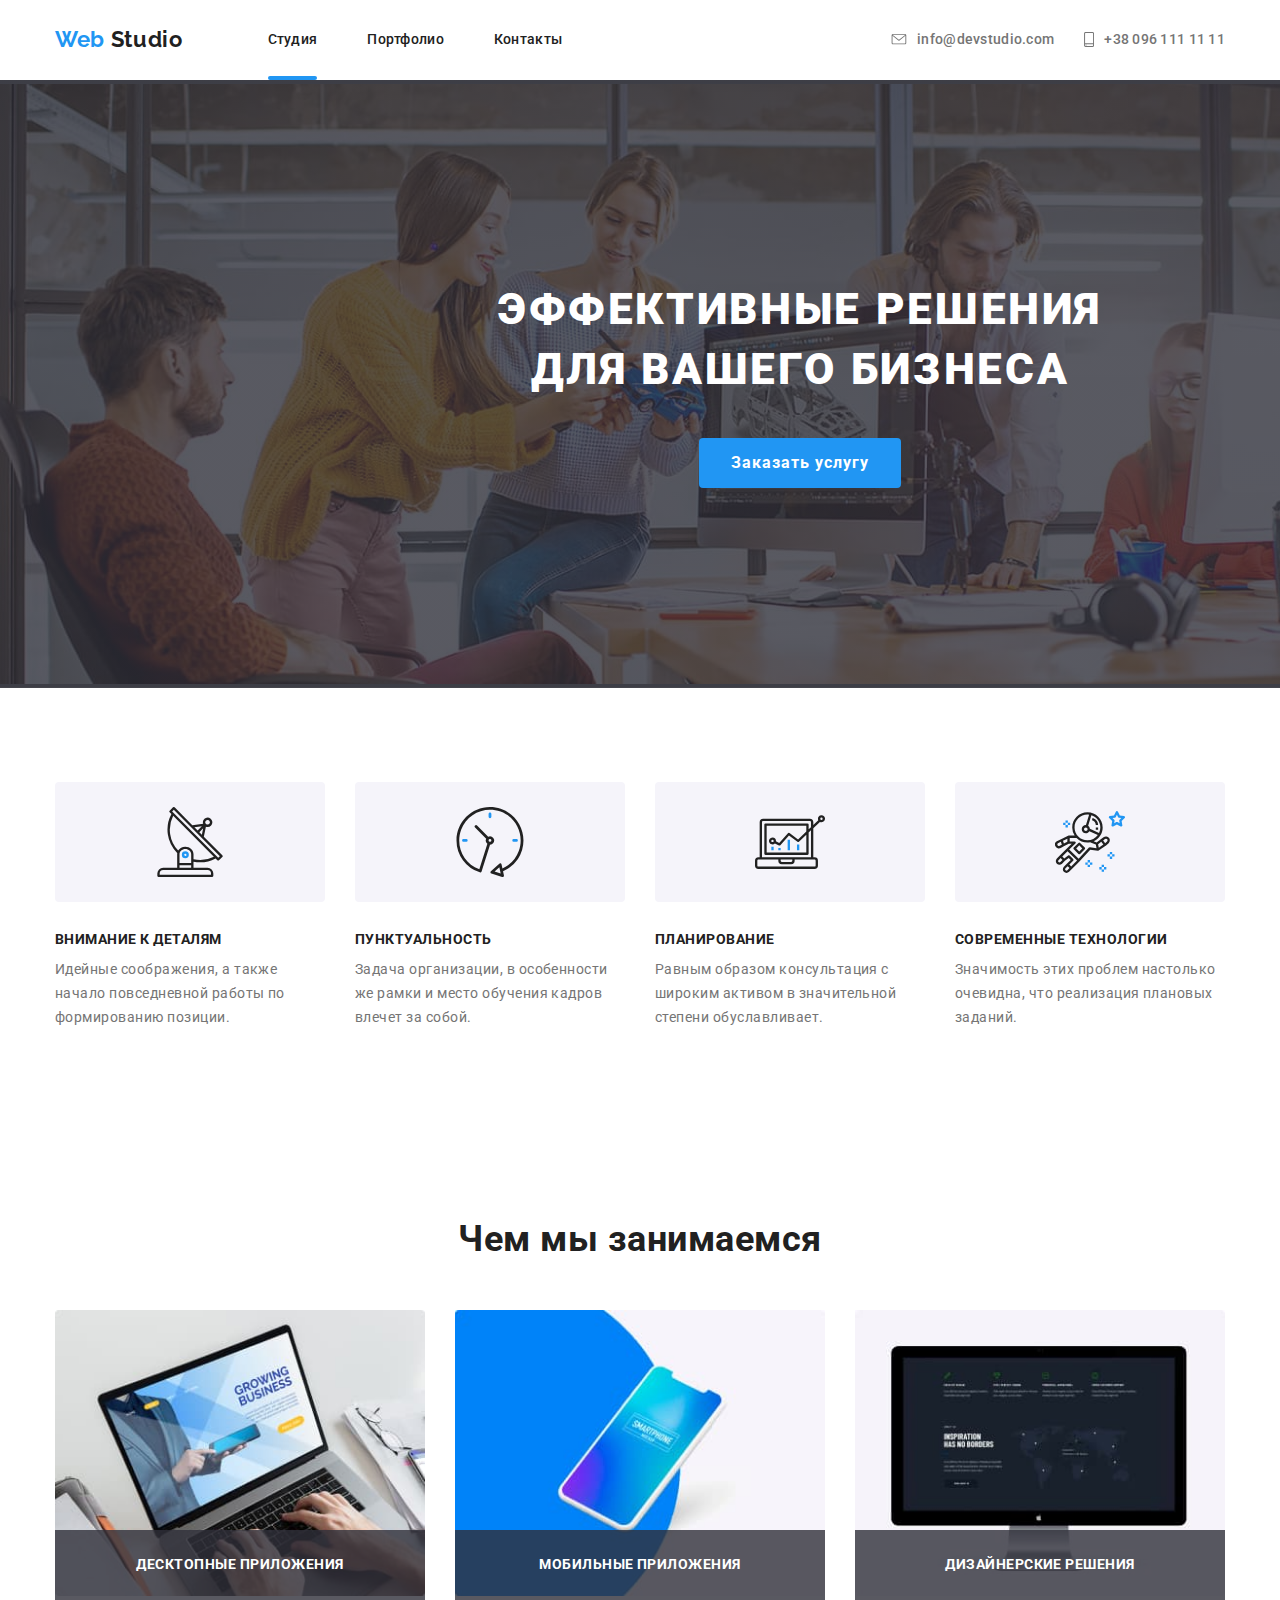
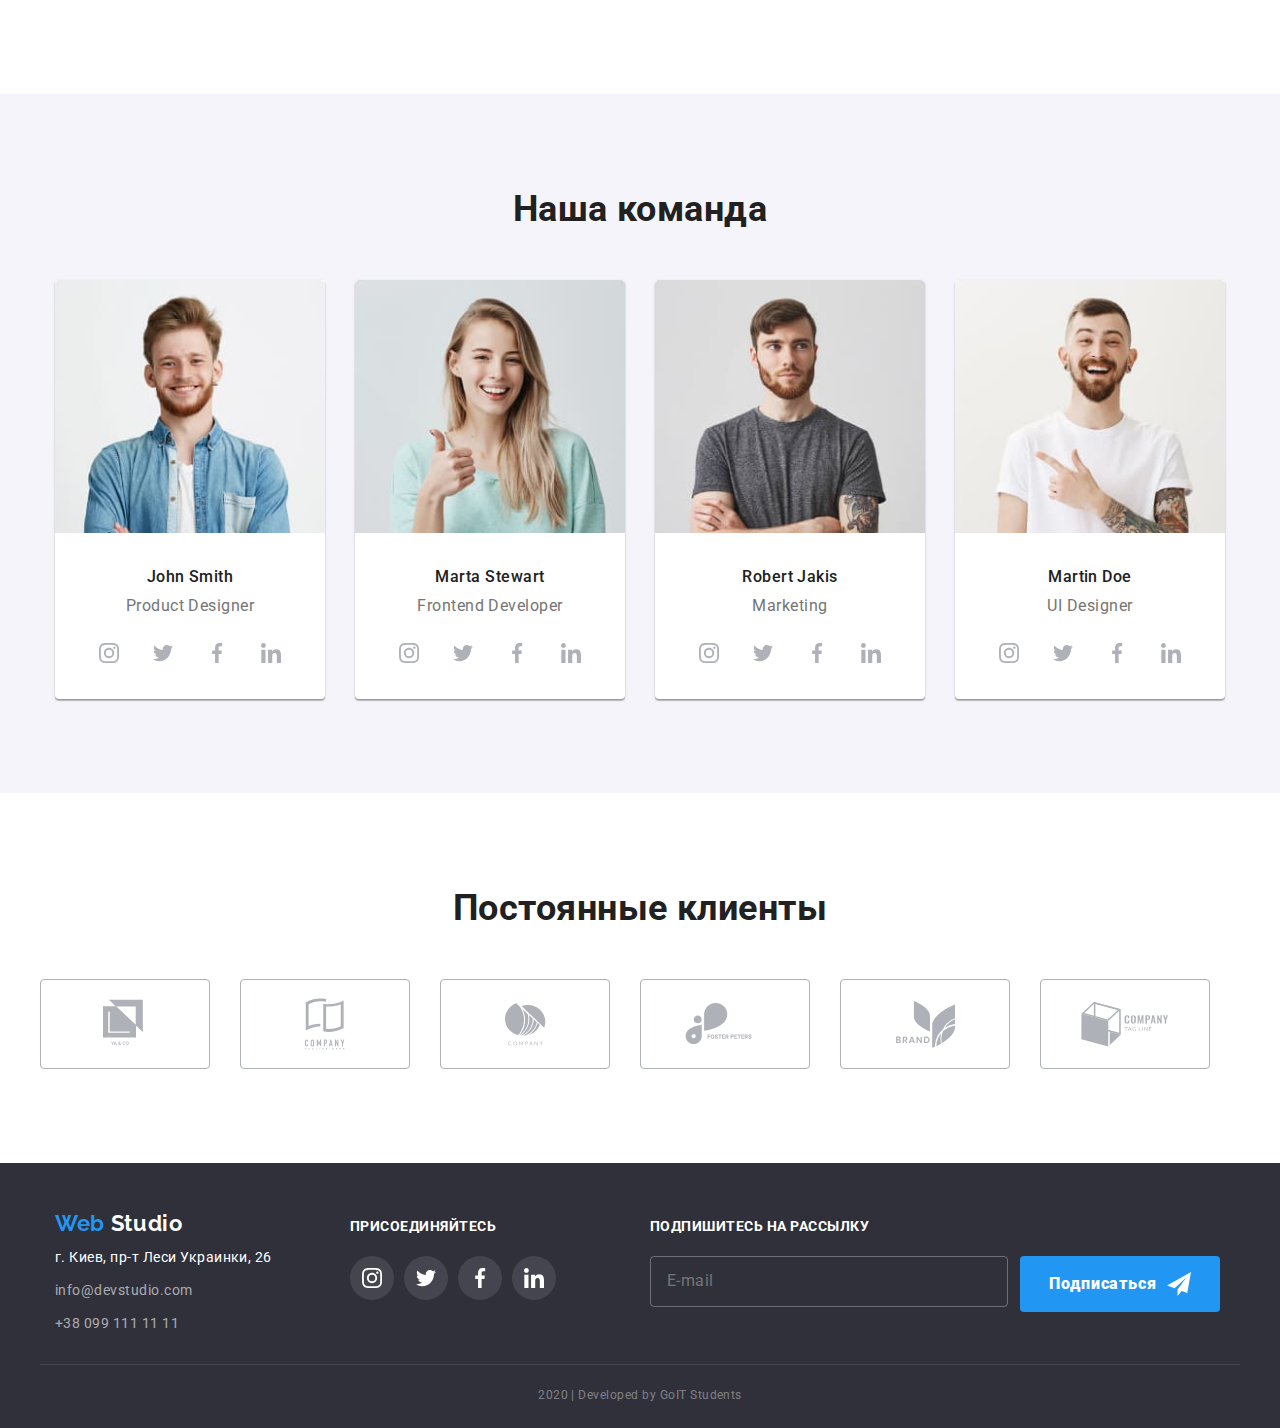
<file: index.html>
<!DOCTYPE html>
<html lang="ru">
  <head>
    <meta charset="UTF-8" />
    <meta name="viewport" content="width=device-width, initial-scale=1.0" />
    <title>Document</title>
    <link
      href="https://fonts.googleapis.com/css2?family=Raleway:wght@700&family=Roboto:wght@400;500;700;900&display=swap"
      rel="stylesheet"
    />
    <link
      rel="stylesheet"
      href="https://cdnjs.cloudflare.com/ajax/libs/modern-normalize/0.6.0/modern-normalize.min.css"
    />
    <link rel="stylesheet" href="./css/common.css" />
    <link rel="stylesheet" href="./css/master.css" />
  </head>

  <body>
    <!-- Шапка сайта -->
    <header class="header">
      <div class="container">
        <nav class="navigation">
          <a href="./index.html" class="logo"
            ><span class="accent">Web</span> Studio</a
          >

          <ul class="list">
            <li>
              <a href="./index.html" class="link current">Студия</a>
            </li>
            <li>
              <a href="./portfolio.html" class="link">Портфолио</a>
            </li>
            <li><a href="#" class="link">Контакты</a></li>
          </ul>
        </nav>

        <address class="adres">
          <a href="mailto:info@devstudio.com" class="link">
            <svg class="mail-icon">
              <use href="./images/svg-image/symbol-defs.svg#icon-letter"></use>
            </svg>
            info@devstudio.com
          </a>
          <a href="#" class="link">
            <svg class="telephone-icon">
              <use
                href="./images/svg-image/symbol-defs.svg#icon-smartphone"
              ></use>
            </svg>
            +38 096 111 11 11</a
          >
        </address>
      </div>
    </header>

    <!-- Секция Герой -->
    <section class="hero">
      <h1 class="title">эффективные решения<br />для вашего бизнеса</h1>
      <a class="button-link" data-modal-open>Заказать услугу</a>
    </section>

    <!-- Секция Преимуществ компании -->
    <section class="advantages">
      <!-- <h2>Преимуества нашей компании</h2> -->
      <ul class="container">
        <li>
          <div class="advantages-container">
            <svg class="advantfges-svg-icon">
              <use href="./images/svg-image/symbol-defs.svg#icon-antenna"></use>
            </svg>
          </div>
          <h3 class="title">внимание к деталям</h3>
          <p>
            Идейные соображения, а также начало повседневной работы по
            формированию позиции.
          </p>
        </li>
        <li>
          <div class="advantages-container">
            <svg class="advantfges-svg-icon">
              <use href="./images/svg-image/symbol-defs.svg#icon-clock"></use>
            </svg>
          </div>
          <h3 class="title">пунктуальность</h3>
          <p>
            Задача организации, в особенности же рамки и место обучения кадров
            влечет за собой.
          </p>
        </li>
        <li>
          <div class="advantages-container">
            <svg class="advantfges-svg-icon">
              <use href="./images/svg-image/symbol-defs.svg#icon-diagram"></use>
            </svg>
          </div>
          <h3 class="title">планирование</h3>
          <p>
            Равным образом консультация с широким активом в значительной степени
            обуславливает.
          </p>
        </li>
        <li>
          <div class="advantages-container">
            <svg class="advantfges-svg-icon">
              <use
                href="./images/svg-image/symbol-defs.svg#icon-astronaut"
              ></use>
            </svg>
          </div>
          <h3 class="title">современные технологии</h3>
          <p>
            Значимость этих проблем настолько очевидна, что реализация плановых
            заданий.
          </p>
        </li>
      </ul>
    </section>

    <!-- Секция Сфер Деятельности -->
    <section class="activity">
      <div class="container">
        <h2 class="grand-title">Чем мы занимаемся</h2>

        <ul>
          <li>
            <a href="#"
              ><img src="./images/desktopapp.jpg" alt="десктоп" width="370"
            /></a>
            <h3 class="title">десктопные приложения</h3>
          </li>
          <li>
            <a href="#"
              ><img src="./images/mobileapp.jpg" alt="телефон" width="370"
            /></a>
            <h3 class="title">мобильные приложения</h3>
          </li>
          <li>
            <a href="#"
              ><img src="./images/designer.jpg" alt="дизайн" width="370"
            /></a>
            <h3 class="title">дизайнерские решения</h3>
          </li>
        </ul>
      </div>
    </section>

    <!-- Секция Команды -->
    <section class="team">
      <div class="container">
        <h2 class="grand-title">Наша команда</h2>

        <ul class="team-list">
          <li>
            <img src="./images/johnsmit.jpg" alt="фото джон смит" width="270" />
            <h3 class="title">John Smith</h3>
            <p class="cpecialazed">Product Designer</p>

            <ul>
              <li class="social-list-item">
                <a href="#" aria-label="Ссылка на Instagram" class="link"
                  ><svg class="team-link-icon">
                    <use
                      href="./images/svg-image/symbol-defs.svg#icon-instagram"
                    ></use>
                  </svg>
                </a>
              </li>
              <li class="social-list-item">
                <a href="#" aria-label="Ссылка на Twitter" class="link"
                  ><svg class="team-link-icon">
                    <use
                      href="./images/svg-image/symbol-defs.svg#icon-twitter"
                    ></use></svg
                ></a>
              </li>
              <li class="social-list-item">
                <a href="#" aria-label="Ссылка на Facebook" class="link"
                  ><svg class="team-link-icon">
                    <use
                      href="./images/svg-image/symbol-defs.svg#icon-facebook"
                    ></use></svg
                ></a>
              </li>
              <li class="social-list-item">
                <a href="#" aria-label="Ссылка на LinkedIn" class="link"
                  ><svg class="team-link-icon">
                    <use
                      href="./images/svg-image/symbol-defs.svg#icon-linkedin"
                    ></use></svg
                ></a>
              </li>
            </ul>
          </li>
          <li>
            <img
              src="./images/martastewart.jpg"
              alt="фото марта стюарт"
              width="270"
            />
            <h3 class="title">Marta Stewart</h3>
            <p class="cpecialazed">Frontend Developer</p>

            <ul>
              <li class="social-list-item">
                <a href="#" aria-label="Ссылка на Instagram" class="link"
                  ><svg class="team-link-icon">
                    <use
                      href="./images/svg-image/symbol-defs.svg#icon-instagram"
                    ></use></svg
                ></a>
              </li>
              <li class="social-list-item">
                <a href="#" aria-label="Ссылка на Twitter" class="link"
                  ><svg class="team-link-icon">
                    <use
                      href="./images/svg-image/symbol-defs.svg#icon-twitter"
                    ></use></svg
                ></a>
              </li>
              <li class="social-list-item">
                <a href="#" aria-label="Ссылка на Facebook" class="link"
                  ><svg class="team-link-icon">
                    <use
                      href="./images/svg-image/symbol-defs.svg#icon-facebook"
                    ></use></svg
                ></a>
              </li>
              <li class="social-list-item">
                <a href="#" aria-label="Ссылка на LinkedIn" class="link"
                  ><svg class="team-link-icon">
                    <use
                      href="./images/svg-image/symbol-defs.svg#icon-linkedin"
                    ></use></svg
                ></a>
              </li>
            </ul>
          </li>
          <li>
            <img
              src="./images/robertjakis.jpg"
              alt="фото роберт джекис"
              width="270"
            />
            <h3 class="title">Robert Jakis</h3>
            <p class="cpecialazed">Marketing</p>

            <ul>
              <li class="social-list-item">
                <a href="#" aria-label="Ссылка на Instagram" class="link"
                  ><svg class="team-link-icon">
                    <use
                      href="./images/svg-image/symbol-defs.svg#icon-instagram"
                    ></use></svg
                ></a>
              </li>
              <li class="social-list-item">
                <a href="#" aria-label="Ссылка на Twitter" class="link"
                  ><svg class="team-link-icon">
                    <use
                      href="./images/svg-image/symbol-defs.svg#icon-twitter"
                    ></use></svg
                ></a>
              </li>
              <li class="social-list-item">
                <a href="#" aria-label="Ссылка на Facebook" class="link"
                  ><svg class="team-link-icon">
                    <use
                      href="./images/svg-image/symbol-defs.svg#icon-facebook"
                    ></use></svg
                ></a>
              </li>
              <li class="social-list-item">
                <a href="#" aria-label="Ссылка на LinkedIn" class="link"
                  ><svg class="team-link-icon">
                    <use
                      href="./images/svg-image/symbol-defs.svg#icon-linkedin"
                    ></use></svg
                ></a>
              </li>
            </ul>
          </li>
          <li>
            <img
              src="./images/martindoe.jpg"
              alt="фото мартин до"
              width="270"
            />
            <h3 class="title">Martin Doe</h3>
            <p class="cpecialazed">UI Designer</p>

            <ul>
              <li class="social-list-item">
                <a href="#" aria-label="Ссылка на Instagram" class="link"
                  ><svg class="team-link-icon">
                    <use
                      href="./images/svg-image/symbol-defs.svg#icon-instagram"
                    ></use></svg
                ></a>
              </li>
              <li class="social-list-item">
                <a href="#" aria-label="Ссылка на Twitter" class="link"
                  ><svg class="team-link-icon">
                    <use
                      href="./images/svg-image/symbol-defs.svg#icon-twitter"
                    ></use></svg
                ></a>
              </li>
              <li class="social-list-item">
                <a href="#" aria-label="Ссылка на Facebook" class="link"
                  ><svg class="team-link-icon">
                    <use
                      href="./images/svg-image/symbol-defs.svg#icon-facebook"
                    ></use></svg
                ></a>
              </li>
              <li class="social-list-item">
                <a href="#" aria-label="Ссылка на LinkedIn" class="link"
                  ><svg class="team-link-icon">
                    <use
                      href="./images/svg-image/symbol-defs.svg#icon-linkedin"
                    ></use></svg
                ></a>
              </li>
            </ul>
          </li>
        </ul>
      </div>
    </section>

    <!-- Секция Постоянных клиентов -->
    <section class="clients">
      <div class="container">
        <h2 class="title">Постоянные клиенты</h2>
        <ul>
          <li>
            <a href="#" class="link"
              ><svg class="company-icon first">
                <use
                  href="./images/svg-image/symbol-defs.svg#icon-ya-co"
                ></use></svg
            ></a>
          </li>
          <li>
            <a href="#" class="link"
              ><svg class="company-icon second">
                <use
                  href="./images/svg-image/symbol-defs.svg#icon-tagline"
                ></use></svg
            ></a>
          </li>
          <li>
            <a href="#" class="link"
              ><svg class="company-icon third">
                <use
                  href="./images/svg-image/symbol-defs.svg#icon-company"
                ></use></svg
            ></a>
          </li>
          <li>
            <a href="#" class="link"
              ><svg class="company-icon fourth">
                <use
                  href="./images/svg-image/symbol-defs.svg#icon-foster-peters"
                ></use></svg
            ></a>
          </li>
          <li>
            <a href="#" class="link"
              ><svg class="company-icon fifth">
                <use
                  href="./images/svg-image/symbol-defs.svg#icon-brand"
                ></use></svg
            ></a>
          </li>
          <li>
            <a href="#" class="link"
              ><svg class="company-icon sixth">
                <use
                  href="./images/svg-image/symbol-defs.svg#icon-last-company"
                ></use></svg
            ></a>
          </li>
        </ul>
      </div>
    </section>

    <!-- Секция Футер -->
    <footer class="footer">
      <div class="container">
        <div class="logo-adres">
          <a href="./index.html" class="logo"
            ><span class="accent">Web</span> Studio</a
          >
          <address class="adress-footer">
            <p class="city">г. Киев, пр-т Леси Украинки, 26</p>
            <a href="mailto:info@devstudio.com" class="link"
              >info@devstudio.com</a
            >
            <a href="#" class="link">+38 099 111 11 11</a>
          </address>
        </div>

        <ul class="list join">
          <li><b class="title">присоединяйтесь</b></li>
          <li>
            <ul class="list">
              <li class="social-list-item">
                <a href="#" aria-label="Ссылка на Instagram" class="link"
                  ><svg class="team-link-icon">
                    <use
                      href="./images/svg-image/symbol-defs.svg#icon-instagram"
                    ></use></svg
                ></a>
              </li>
              <li class="social-list-item">
                <a href="#" aria-label="Ссылка на Twitter" class="link"
                  ><svg class="team-link-icon">
                    <use
                      href="./images/svg-image/symbol-defs.svg#icon-twitter"
                    ></use></svg
                ></a>
              </li>
              <li class="social-list-item">
                <a href="#" aria-label="Ссылка на Facebook" class="link"
                  ><svg class="team-link-icon">
                    <use
                      href="./images/svg-image/symbol-defs.svg#icon-facebook"
                    ></use></svg
                ></a>
              </li>
              <li class="social-list-item">
                <a href="#" aria-label="Ссылка на LinkedIn" class="link"
                  ><svg class="team-link-icon">
                    <use
                      href="./images/svg-image/symbol-defs.svg#icon-linkedin"
                    ></use></svg
                ></a>
              </li>
            </ul>
          </li>
        </ul>

        <ul class="list form">
          <li><b class="title">подпишитесь на рассылку</b></li>
          <li>
            <form class="footer-form" action="">
              <textarea
                class="footer-form-textarea"
                name="mail"
                id="textarea"
                placeholder="E-mail"
              ></textarea>
            </form>
            <a href="#" class="link">
              Подписаться
              <svg class="airplane">
                <use
                  href="./images/svg-image/symbol-defs.svg#icon-airplane"
                ></use></svg
            ></a>
          </li>
        </ul>
      </div>
      <p class="developed-by">2020 | Developed by GoIT Students</p>
    </footer>

    <!-- Модалка -->
    <div class="modal is-hidden" data-modal>
      <form action="" class="feedback-form" autocomplete="off">
        <b class="title">Оставьте свои данные, мы вам перезвоним</b>

        <div class="form-field">
          <input
            class="form-input"
            type="text"
            name="name"
            id="name"
            placeholder=" "
          />
          <svg class="form-icon">
            <use href="./images/svg-image/symbol-defs.svg#icon-person"></use>
          </svg>
          <label class="form-label" for="name">Имя</label>
        </div>

        <div class="form-field">
          <input
            class="form-input"
            type="tel"
            name="tel"
            id="tel"
            placeholder=" "
          />
          <svg class="form-icon">
            <use href="./images/svg-image/symbol-defs.svg#icon-phone"></use>
          </svg>
          <label class="form-label" for="tel">Телефон</label>
        </div>

        <div class="form-field">
          <input
            class="form-input"
            type="email"
            name="email"
            id="email"
            placeholder=" "
          />
          <svg class="form-icon">
            <use href="./images/svg-image/symbol-defs.svg#icon-email"></use>
          </svg>
          <label class="form-label" for="mail"> Почта</label>
        </div>

        <div class="form-field">
          <textarea
            class="form-textarea"
            name="textarea"
            id="textarea"
            cols="30"
            rows="10"
            placeholder=" "
          ></textarea>
          <label class="form-label textarea" for="form-textarea"
            >Комментарий</label
          >
        </div>

        <div class="check-field">
          <label class="check-label">
            <input class="checkbox" type="checkbox" name="check" />
            <span class="check-icon"> </span>
            Соглашаюсь с рассылкой и принимаю
            <a class="policy-link" href="#"> Условия договора</a>
          </label>
        </div>

        <a class="button-link form">
          Отправить
        </a>

        <div class="button-close">
          <button class="box" data-modal-close>
            <svg class="image-close">
              <use href="./images/svg-image/symbol-defs.svg#icon-close"></use>
            </svg>
          </button>
        </div>
      </form>
    </div>

    <script src="./js/modal.js"></script>
  </body>
</html>
</file>
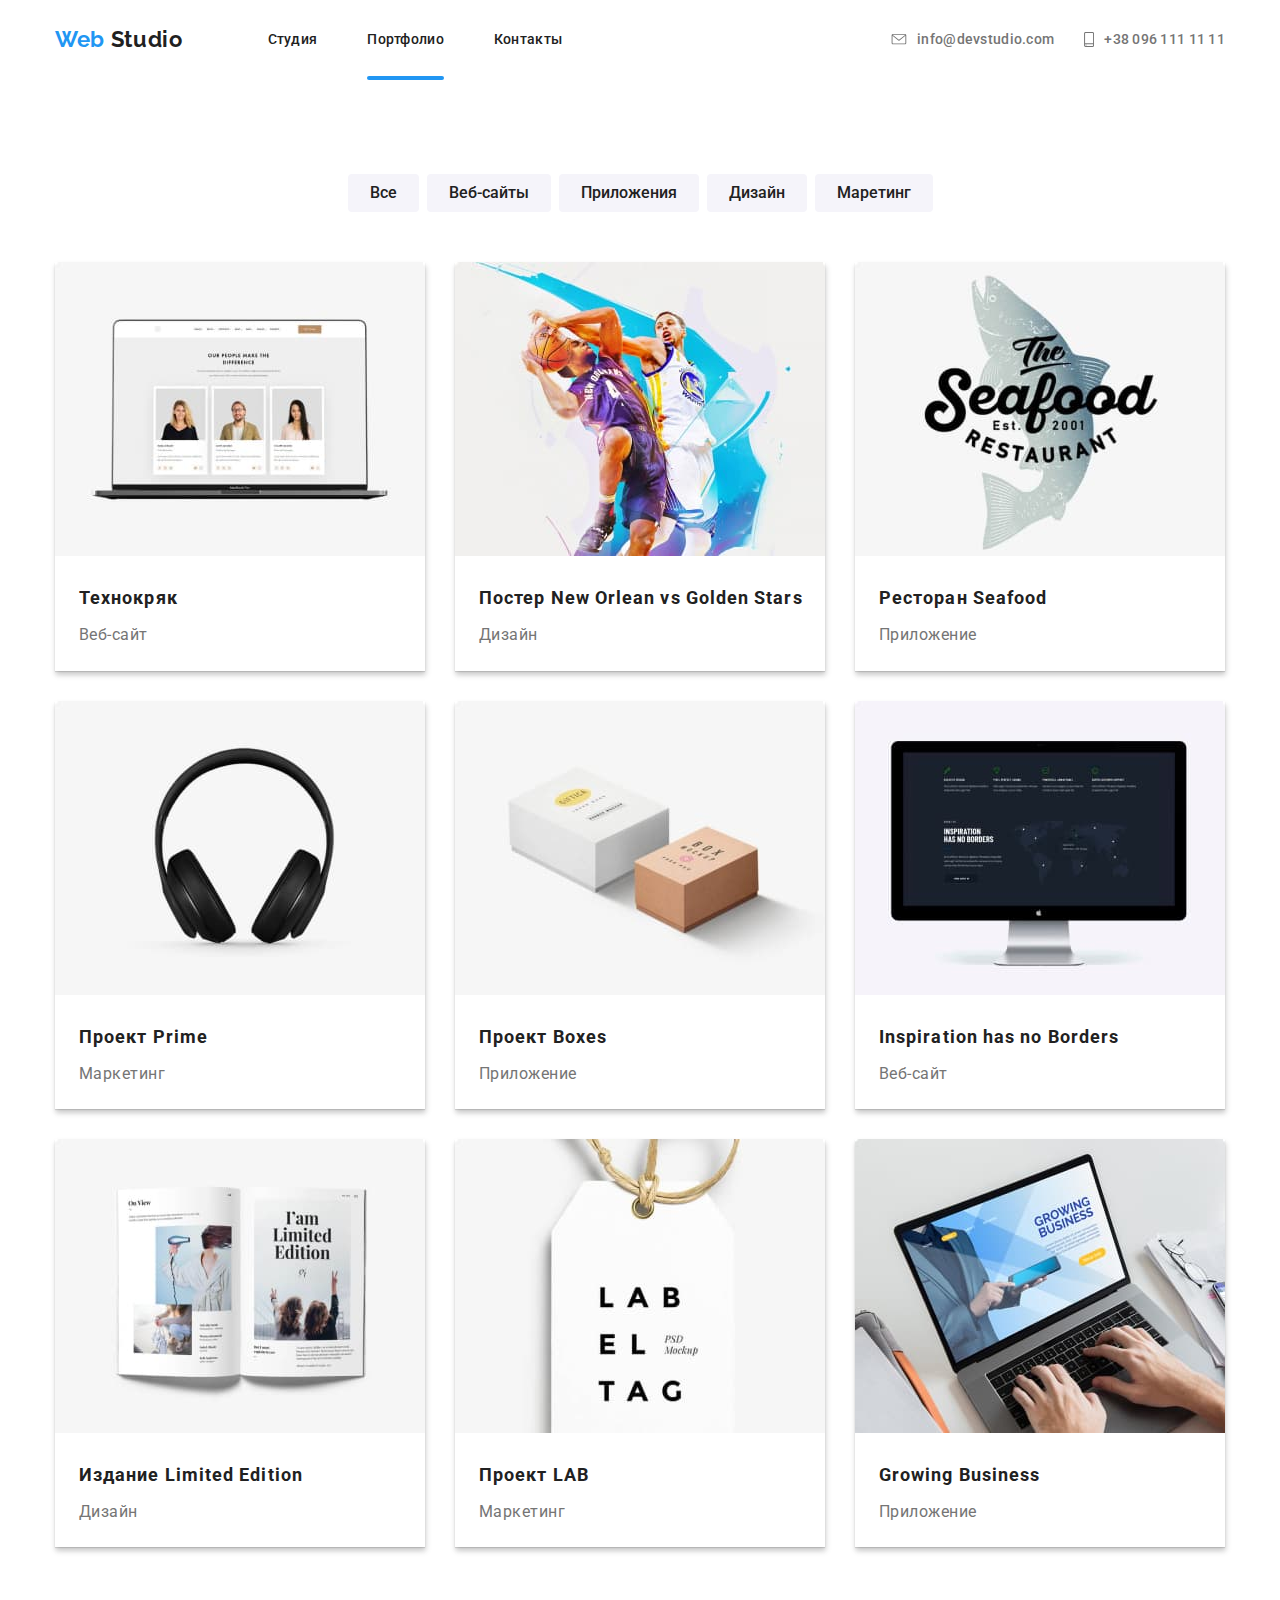
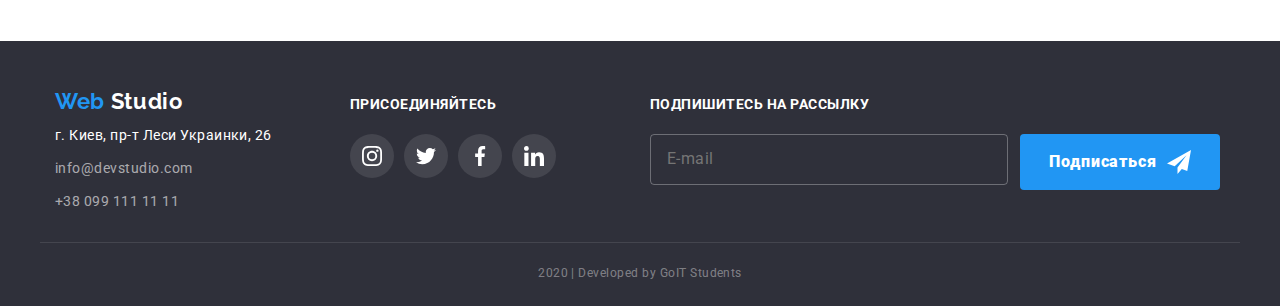
<file: portfolio.html>
<!DOCTYPE html>
<html lang="ru">
  <head>
    <meta charset="UTF-8" />
    <meta name="viewport" content="width=device-width, initial-scale=1.0" />
    <title>Document</title>
    <link
      href="https://fonts.googleapis.com/css2?family=Raleway:wght@700&family=Roboto:wght@400;500;700;900&display=swap"
      rel="stylesheet"
    />
    <link
      rel="stylesheet"
      href="https://cdnjs.cloudflare.com/ajax/libs/modern-normalize/0.6.0/modern-normalize.min.css"
    />
    <link rel="stylesheet" href="./css/common.css" />
    <link rel="stylesheet" href="./css/potfolio.css" />
  </head>

  <body>
    <!-- Шапка сайта -->
    <header class="header">
      <div class="container">
        <nav class="navigation">
          <a href="./index.html" class="logo"
            ><span class="accent">Web</span> Studio</a
          >

          <ul class="list">
            <li>
              <a href="./index.html" class="link">Студия</a>
            </li>
            <li>
              <a href="./portfolio.html" class="link current">Портфолио</a>
            </li>
            <li><a href="#" class="link">Контакты</a></li>
          </ul>
        </nav>

        <address class="adres">
          <a href="mailto:info@devstudio.com" class="link">
            <svg class="mail-icon">
              <use href="./images/svg-image/symbol-defs.svg#icon-letter"></use>
            </svg>
            info@devstudio.com
          </a>
          <a href="#" class="link">
            <svg class="telephone-icon">
              <use
                href="./images/svg-image/symbol-defs.svg#icon-smartphone"
              ></use>
            </svg>
            +38 096 111 11 11</a
          >
        </address>
      </div>
    </header>

    <!-- Секция проектов -->
    <section class="filter">
      <!-- <h1>Примеры наших работ</h1> -->
      <div class="container">
        <ul class="button-list">
          <li>
            <button class="button">Все</button>
          </li>
          <li>
            <button class="button">Веб-сайты</button>
          </li>
          <li>
            <button class="button">Приложения</button>
          </li>
          <li>
            <button class="button">Дизайн</button>
          </li>
          <li>
            <button class="button">Маретинг</button>
          </li>
        </ul>

        <ul class="projects">
          <li>
            <a href="#" class="link"
              ><div class="projects-block">
                <img src="./images/potfolio/firstpicture.jpg" alt="Веб-сайт" />
                <p class="text">
                  Технокряк это современная площадка распространения
                  коронавируса. Компании используют эту платформу для цифрового
                  шпионажа и атак на защищённые сервера конкурентов.
                </p>
              </div>

              <h2 class="title">Технокряк</h2>
              <p class="discription">Веб-сайт</p>
            </a>
          </li>
          <li>
            <a href="#" class="link">
              <div class="projects-block">
                <img src="./images/potfolio/basket.jpg" alt="Баскетболист" />
                <p class="text">
                  Технокряк это современная площадка распространения
                  коронавируса. Компании используют эту платформу для цифрового
                  шпионажа и атак на защищённые сервера конкурентов.
                </p>
              </div>
              <h2 class="title">Постер New Orlean vs Golden Stars</h2>
              <p class="discription">Дизайн</p>
            </a>
          </li>
          <li>
            <a href="#" class="link">
              <div class="projects-block">
                <img src="./images/potfolio/seafood.jpg" alt="Море" />
                <p class="text">
                  Технокряк это современная площадка распространения
                  коронавируса. Компании используют эту платформу для цифрового
                  шпионажа и атак на защищённые сервера конкурентов.
                </p>
              </div>
              <h2 class="title">Ресторан Seafood</h2>
              <p class="discription">Приложение</p>
            </a>
          </li>
          <li>
            <a href="#" class="link">
              <div class="projects-block">
                <img src="./images/potfolio/headphones.jpg" alt="Наушники" />
                <p class="text">
                  Технокряк это современная площадка распространения
                  коронавируса. Компании используют эту платформу для цифрового
                  шпионажа и атак на защищённые сервера конкурентов.
                </p>
              </div>
              <h2 class="title">Проект Prime</h2>
              <p class="discription">Маркетинг</p>
            </a>
          </li>
          <li>
            <a href="#" class="link">
              <div class="projects-block">
                <img src="./images/potfolio/boxes.jpg" alt="Коробки" />
                <p class="text">
                  Технокряк это современная площадка распространения
                  коронавируса. Компании используют эту платформу для цифрового
                  шпионажа и атак на защищённые сервера конкурентов.
                </p>
              </div>
              <h2 class="title">Проект Boxes</h2>
              <p class="discription">Приложение</p>
            </a>
          </li>
          <li>
            <a href="#" class="link">
              <div class="projects-block">
                <img src="./images/potfolio/display.jpg" alt="Дисплэй" />
                <p class="text">
                  Технокряк это современная площадка распространения
                  коронавируса. Компании используют эту платформу для цифрового
                  шпионажа и атак на защищённые сервера конкурентов.
                </p>
              </div>
              <h2 class="title">Inspiration has no Borders</h2>
              <p class="discription">Веб-сайт</p>
            </a>
          </li>
          <li>
            <a href="#" class="link">
              <div class="projects-block">
                <img src="./images/potfolio/magaxine.jpg" alt="Журнал" />
                <p class="text">
                  Технокряк это современная площадка распространения
                  коронавируса. Компании используют эту платформу для цифрового
                  шпионажа и атак на защищённые сервера конкурентов.
                </p>
              </div>
              <h2 class="title">Издание Limited Edition</h2>
              <p class="discription">Дизайн</p>
            </a>
          </li>
          <li>
            <a href="#" class="link">
              <div class="projects-block">
                <img src="./images/potfolio/lab.jpg" alt="Проект ЛАБ" />
                <p class="text">
                  Технокряк это современная площадка распространения
                  коронавируса. Компании используют эту платформу для цифрового
                  шпионажа и атак на защищённые сервера конкурентов.
                </p>
              </div>

              <h2 class="title">Проект LAB</h2>
              <p class="discription">Маркетинг</p>
            </a>
          </li>
          <li>
            <a href="#" class="link">
              <div class="projects-block">
                <img src="./images/potfolio/desktop.jpg" alt="Дэсктоп" />
                <p class="text">
                  Технокряк это современная площадка распространения
                  коронавируса. Компании используют эту платформу для цифрового
                  шпионажа и атак на защищённые сервера конкурентов.
                </p>
              </div>
              <h2 class="title">Growing Business</h2>
              <p class="discription">Приложение</p>
            </a>
          </li>
        </ul>
      </div>
    </section>

    <!-- Секция Футер -->
    <footer class="footer">
      <div class="container">
        <div class="logo-adres">
          <a href="./index.html" class="logo"
            ><span class="accent">Web</span> Studio</a
          >
          <address class="adress-footer">
            <p class="city">г. Киев, пр-т Леси Украинки, 26</p>
            <a href="mailto:info@devstudio.com" class="link"
              >info@devstudio.com</a
            >
            <a href="#" class="link">+38 099 111 11 11</a>
          </address>
        </div>

        <ul class="list join">
          <li><b class="title">присоединяйтесь</b></li>
          <li>
            <ul class="list">
              <li class="social-list-item">
                <a href="#" aria-label="Ссылка на Instagram" class="link"
                  ><svg class="team-link-icon">
                    <use
                      href="./images/svg-image/symbol-defs.svg#icon-instagram"
                    ></use></svg
                ></a>
              </li>
              <li class="social-list-item">
                <a href="#" aria-label="Ссылка на Twitter" class="link"
                  ><svg class="team-link-icon">
                    <use
                      href="./images/svg-image/symbol-defs.svg#icon-twitter"
                    ></use></svg
                ></a>
              </li>
              <li class="social-list-item">
                <a href="#" aria-label="Ссылка на Facebook" class="link"
                  ><svg class="team-link-icon">
                    <use
                      href="./images/svg-image/symbol-defs.svg#icon-facebook"
                    ></use></svg
                ></a>
              </li>
              <li class="social-list-item">
                <a href="#" aria-label="Ссылка на LinkedIn" class="link"
                  ><svg class="team-link-icon">
                    <use
                      href="./images/svg-image/symbol-defs.svg#icon-linkedin"
                    ></use></svg
                ></a>
              </li>
            </ul>
          </li>
        </ul>

        <ul class="list form">
          <li><b class="title">подпишитесь на рассылку</b></li>
          <li>
            <form class="footer-form" action="">
              <textarea
                class="footer-form-textarea"
                name="mail"
                id="textarea"
                placeholder="E-mail"
              ></textarea>
            </form>
            <a href="#" class="link">
              Подписаться
              <svg class="airplane">
                <use
                  href="./images/svg-image/symbol-defs.svg#icon-airplane"
                ></use></svg
            ></a>
          </li>
        </ul>
      </div>
      <p class="developed-by">2020 | Developed by GoIT Students</p>
    </footer>
  </body>
</html>
</file>
<file: css/common.css>
/* цвет основного текста #757575 */
/* вторичный цвет текста  #212121;
 */
/* основной фон  #FFFFFF  */
/* акцент #2196F3 */
/* вторичный цвет фона #F5F4FA; */

:root {
  --primary-text-color: #757575;
  --title-text-color: #212121;
  --accent-color: #2196f3;
  --primary-white-color: #ffffff;
}

body {
  background-color: var(--primary-white-color);
  color: var(--primary-text-color);

  font-family: 'Roboto', sans-serif;
  font-weight: 400;
  letter-spacing: 0.03em;
}

/* Стили общих элементов */

.container {
  text-align: center;
  margin-left: auto;
  margin-right: auto;
  width: 1200px;
  padding-left: 15px;
  padding-right: 15px;
  /* outline: 2px solid tomato; */
}

ul {
  list-style: none;
}

a {
  text-decoration: none;
  font-style: normal;
}

address {
  font-style: normal;
  display: flex;
}

ul,
p,
h1,
h2,
h3,
h4,
h5,
h6 {
  padding: 0px;
  margin: 0px;
}

.logo {
  color: var(--title-text-color);

  font-family: 'Raleway', sans-serif;
  font-weight: 700;
  font-size: 22px;
  line-height: 1.18;
  letter-spacing: 0.03em;
}

.list {
  margin: 0;
  padding: 0;
}

.logo:focus,
.logo:hover {
  color: var(--accent-color);
}

.accent {
  color: var(--accent-color);
}

/* Хедер */

.header .container {
  display: flex;
  align-items: center;
}

.navigation,
.navigation .list {
  display: flex;
  align-items: center;
}

.navigation .list {
  margin-left: 85px;
  /* padding: 32px 0px; */
}

.navigation li + li {
  margin-left: 50px;
}

.header .navigation {
  color: var(--title-text-color);

  font-weight: 500;
  font-size: 14px;
  line-height: 1.14;
  letter-spacing: 0.02em;
}

.navigation .link:hover,
.navigation .link:focus {
  color: var(--accent-color);
}

.navigation .link {
  padding: 32px 0px;
  color: inherit;

  height: 80px;
}

.navigation li {
  display: flex;

  height: 100%;
}

/* Выделение активной страницы */

.current {
  position: relative;
}

.current::after {
  content: '';

  position: absolute;
  left: 0;
  bottom: 0;

  display: block;
  width: 100%;
  height: 4px;
  background-color: var(--accent-color);

  border-radius: 2px;
}

.adres {
  margin-left: auto;
}

.adres a {
  display: flex;
}

.adres .link + .link {
  margin-left: 30px;
}

.adres .link {
  align-items: center;

  color: inherit;

  font-weight: 500;
  font-size: 14px;
  line-height: 1.14;
  letter-spacing: 0.02em;

  transition: color 250ms cubic-bezier(0.4, 0, 0.2, 1);
}

.adres .link:hover,
.adres .link:focus {
  color: var(--accent-color);
}

.mail-icon {
  margin-right: 10px;
  width: 16px;
  height: 11px;
  fill: currentColor;
}

.telephone-icon {
  margin-right: 10px;
  width: 10px;
  height: 15px;
  fill: currentColor;
}

.adres p {
  font-weight: 500;
  font-size: 14px;
  line-height: 1.14;
  letter-spacing: 0.02em;
}

/* Секция Футер */

.footer {
  padding-top: 48px;
  background-color: #2f303a;
}

.footer .container {
  display: flex;
  margin-bottom: 18px;
  padding-bottom: 28px;
  border-bottom: 1px solid rgba(255, 255, 255, 0.1);
}

.logo-adres {
  text-align: left;
  margin-right: 64px;
}

.adress-footer > * {
  margin-top: 9px;
}

.adress-footer {
  flex-direction: column;
  min-width: 231px;
}

.footer .logo {
  color: #ffffff;
}

.city {
  color: #ffffff;

  font-size: 14px;
  line-height: 1.71;
  /* margin: 0; */
}

.adress-footer .link {
  color: rgba(255, 255, 255, 0.6);

  font-size: 14px;
  line-height: 1.71;
}

.footer .title {
  color: #ffffff;

  font-weight: 700;
  font-size: 14px;
  line-height: 1.14;
  text-transform: uppercase;
}

.join {
  /* display: flex; */
  /* flex-direction: column; */
  margin-top: 8px;
  margin-right: 94px;
}

.join > li {
  display: flex;
}

.join .list {
  display: flex;
  margin-top: 21px;
}

.join .link {
  display: flex;
  justify-content: center;
  align-items: center;
  width: 44px;
  height: 44px;

  background-color: rgba(255, 255, 255, 0.1);

  border-radius: 50%;

  transition: background-color 250ms cubic-bezier(0.4, 0, 0.2, 1);
}

.join .link:hover,
.join .link:focus {
  background-color: var(--accent-color);
}

.join .team-link-icon {
  width: 20px;
  height: 20px;

  fill: #ffffff;
}

.social-list-item {
  display: flex;
}

.social-list-item + .social-list-item {
  margin-left: 10px;
}

.form > li {
  display: flex;
}

.form .title {
  margin-bottom: 21px;
}

.footer-form-textarea {
  width: 358px;
  height: 51px;
  padding: 14px 16px;

  border: 1px solid rgba(255, 255, 255, 0.3);
  border-radius: 4px;

  color: rgba(255, 255, 255, 0.6);
  background-color: inherit;
  outline: none;

  font-size: 16px;
  line-height: 1.25;
  letter-spacing: 0.03em;
  resize: none;
}

.form .link {
  display: flex;
  align-items: center;
  justify-content: center;
  margin-left: 12px;

  border-radius: 4px;
  min-width: 200px;

  color: #ffffff;
  background-color: var(--accent-color);

  font-weight: 900;
  font-size: 16px;
  line-height: 1.88;
  letter-spacing: 0.06em;
}

.form .link:focus {
  background-color: var(--accent-color);
}

.form {
  flex-direction: column;
  margin-top: 8px;
}

.form .airplane {
  width: 24px;
  height: 24px;
  margin-left: 10px;

  fill: #ffffff;
}

.developed-by {
  padding-bottom: 21px;
  margin-left: auto;
  margin-right: auto;
  text-align: center;

  color: rgba(255, 255, 255, 0.4);
  font-size: 12px;
  line-height: 2;
}
</file>
<file: css/master.css>
/* Герой */

.hero {
  width: 1600px;
  margin-left: auto;
  margin-right: auto;
  text-align: center;
  padding-top: 200px;
  padding-bottom: 200px;

  color: var(--primary-white-color);
  background-image: linear-gradient(
      rgba(47, 48, 58, 0.8),
      rgba(47, 48, 58, 0.8)
    ),
    url(../images/heroimage.jpg);
  background-repeat: no-repeat;
  background-position: center;
  background-size: contain;
  background-color: var(--primary-text-color);
}

.hero .title {
  margin: 0;

  text-transform: uppercase;
  font-weight: 900;
  font-size: 44px;
  line-height: 1.36;
  /* text-align: center; */
  letter-spacing: 0.06em;
  /* text-transform: uppercase; */
}

.button-link {
  display: inline-block;
  border-radius: 4px;
  min-width: 200px;
  padding: 10px 32px;
  margin-top: 38px;

  color: inherit;
  background-color: var(--accent-color);

  font-weight: 700;
  font-size: 16px;
  line-height: 1.88;
  align-items: center;
  text-align: center;
  letter-spacing: 0.06em;
}

.button-link {
  border-color: var(--accent-color);
}

.advantages .container {
  display: flex;
  text-align: left;
  padding-top: 94px;
  padding-bottom: 94px;
}

.advantages li + li {
  margin-left: 30px;
}

.advantages li {
  width: 270px;
}

.advantages-container {
  display: flex;
  justify-content: center;
  align-items: center;
  width: 270px;
  height: 120px;

  background: #f5f4fa;

  border-radius: 4px;
}

.advantfges-svg-icon {
  width: 70px;
  height: 70px;
}

.advantages .title {
  margin-top: 30px;

  text-transform: uppercase;
  font-size: 14px;
  line-height: 1.14;
  color: var(--title-text-color);
}

.advantages p {
  margin-top: 10px;

  font-size: 14px;
  line-height: 1.71;
}

/* Cекция Сфер Деятельности */

.activity .grand-title,
.activity .title {
  color: var(--title-text-color);
}

.activity .container {
  padding-top: 94px;
  padding-bottom: 94px;
}

.activity li {
  display: flex;

  position: relative;
}

.activity .grand-title {
  display: inline-block;
  /* margin-top: 94px; */
  margin-bottom: 50px;

  font-size: 36px;
  line-height: 1.17;
}

.activity ul {
  display: flex;
}

.activity li + li {
  margin-left: 30px;
}

.activity .title {
  display: flex;
  width: 100%;
  height: 70px;
  justify-content: center;
  align-items: center;

  position: absolute;
  bottom: 0;

  color: var(--primary-white-color);
  background-color: rgba(47, 48, 58, 0.8);

  font-size: 14px;
  line-height: 1.14;
  text-transform: uppercase;
}

/* Секция Команды */

.team {
  background-color: #f5f4fa;
  padding-top: 94px;
  padding-bottom: 94px;
}

.team .team-list {
  display: flex;
  margin-top: 50px;
}

.team-list > li + li {
  margin-left: 30px;
}

.team-list > li {
  background-color: #ffffff;
  box-shadow: 0px 2px 1px rgba(0, 0, 0, 0.2), 0px 1px 1px rgba(0, 0, 0, 0.14),
    0px 1px 3px rgba(0, 0, 0, 0.12);
  border-radius: 4px;
}

.team-list ul {
  display: flex;
  margin-left: 32px;
}

.team-list img {
  border-radius: 4px 4px 0px 0px;
}

.team .grand-title,
.team .title {
  color: var(--title-text-color);
}

.team .grand-title {
  font-size: 36px;
  line-height: 1.17;
}

.team .title {
  margin-top: 30px;

  font-weight: 500;
  font-size: 16px;
  line-height: 1.19;
}

.cpecialazed {
  margin-top: 10px;

  font-size: 16px;
  line-height: 1.19;
}

.team-list ul {
  margin-top: 16px;
  margin-bottom: 24px;

  color: #afb1b8;
}

.team .link {
  display: flex;
  justify-content: center;
  align-items: center;
  width: 44px;
  height: 44px;

  color: inherit;

  border-radius: 50%;

  transition: background-color 250ms cubic-bezier(0.4, 0, 0.2, 1),
    color 250ms cubic-bezier(0.4, 0, 0.2, 1);
}

.team-link-icon {
  width: 20px;
  height: 20px;

  fill: currentColor;
}

.social-list-item {
  display: flex;
}

.social-list-item + .social-list-item {
  margin-left: 10px;
}

.team .link:hover,
.team .link:focus {
  background-color: var(--accent-color);
  color: var(--primary-white-color);
}

/* Секция Постоянных клиентов */

.clients .container {
  padding: 94px 0;
}

.clients .title {
  margin: 0;
  color: var(--title-text-color);
  font-size: 36px;
  line-height: 1.17;
  /* text-align: center; */
}

.clients ul {
  display: flex;
  flex-wrap: wrap;
  margin-top: 50px;
  /* padding: 0; */
}

.clients li {
  width: 170px;
}

.clients li + li {
  margin-left: 30px;
}

.clients .link {
  display: flex;
  justify-content: center;
  align-items: center;
  min-height: 90px;
  border: 1px solid #afb1b8;

  border-radius: 4px;

  color: #afb1b8;

  transition: color 250ms cubic-bezier(0.4, 0, 0.2, 1),
    border 250ms cubic-bezier(0.4, 0, 0.2, 1);
}

.company-icon {
  display: flex;
  fill: currentColor;
}

.company-icon.first {
  width: 44px;
  height: 50px;
}

.company-icon.second {
  width: 40px;
  height: 52px;
}

.company-icon.third {
  width: 41px;
  height: 43px;
}

.company-icon.fourth {
  width: 80px;
  height: 42px;
}

.company-icon.fifth {
  width: 59px;
  height: 47px;
}

.company-icon.sixth {
  width: 88px;
  height: 45px;
}

.clients .link:hover,
.clients .link:focus {
  color: var(--accent-color);
  border: 1px solid var(--accent-color);
}

/* Модалка */

.modal {
  position: fixed;
  top: 0;
  left: 0;
  width: 100%;
  height: 100%;

  background-color: rgba(0, 0, 0, 0.2);

  opacity: 1;
  transform: scale(1);

  transition: opacity 250ms cubic-bezier(0.4, 0, 0.2, 1),
    transform 250ms cubic-bezier(0.4, 0, 0.2, 1);
}

.modal.is-hidden {
  opacity: 0;
  pointer-events: none;
  transform: scale(1.3);
}

.feedback-form {
  position: relative;
  top: 20%;
  width: 528px;
  height: 581px;
  margin-left: auto;
  margin-right: auto;

  margin-bottom: auto;
  padding: 40px;

  background-color: var(--primary-white-color);
}

.feedback-form .title {
  text-align: center;

  color: var(--title-text-color);

  font-size: 20px;
  line-height: 1.15;
}

.form-field {
  position: relative;
  margin-top: 28px;
}

.button-link.form {
  margin-top: 30px;

  color: var(--primary-white-color);
}

.form-input {
  width: 100%;
  height: 40px;
  padding-left: 42px;

  color: var(--primary-text-color);

  border: 1px solid rgba(33, 33, 33, 0.2);
  border-radius: 4px;
  outline: none;

  transition: border 250ms cubic-bezier(0.4, 0, 0.2, 1);
}

.form-input:focus {
  border: 1px solid var(--accent-color);
}

.form-icon {
  position: absolute;
  left: 20px;
  width: 15px;
  height: 15px;
  top: 50%;
  transform: translateY(-50%);

  transition: fill 250ms cubic-bezier(0.4, 0, 0.2, 1);
}

.form-input:focus ~ .form-icon {
  fill: var(--accent-color);
}

.form-label {
  position: absolute;
  left: 0;
  top: 50%;
  transform: translate(42px, -50%);

  color: var(--primary-text-color);

  font-size: 14px;
  line-height: 1.15;
  letter-spacing: 0.01em;

  transition: color 250ms cubic-bezier(0.4, 0, 0.2, 1),
    transform 250ms cubic-bezier(0.4, 0, 0.2, 1);
}

.form-input:focus ~ .form-label,
.form-input:not(:placeholder-shown) ~ .form-label {
  color: var(--accent-color);
  transform: translate(19px, -38px);
}

.form-textarea {
  width: 100%;
  height: 120px;
  padding: 12px 16px;

  border: 1px solid rgba(33, 33, 33, 0.2);
  border-radius: 4px;

  color: var(--primary-text-color);

  font-size: 14px;
  line-height: 1.15;
  letter-spacing: 0.01em;
  resize: none;
  outline: none;

  transition: border 250ms cubic-bezier(0.4, 0, 0.2, 1);
}

.form-label.textarea {
  position: absolute;
  left: 16px;
  top: 12px;
  transform: translate(0, 0);
}

.form-textarea:focus {
  border: 1px solid var(--accent-color);
}

.form-textarea:focus ~ .form-label,
.form-textarea:not(:placeholder-shown) ~ .form-label {
  color: var(--accent-color);
  transform: translateY(-33px);
}

/* Оформление Чекбокса */

.check-field {
  display: flex;
  align-items: center;
  margin-top: 20px;
  padding-left: 13px;
}

.checkbox {
  position: absolute;
  width: 1px;
  height: 1px;
  margin: -1px;
  border: 0;
  padding: 0;
  clip: rect(0 0 0 0);
  overflow: hidden;
}

.check-icon {
  display: inline-block;
  width: 15px;
  height: 15px;
  margin-right: 10px;

  border: 2px solid #212121;
  border-radius: 4px;

  transition: transform 250ms cubic-bezier(0.4, 0, 0.2, 1);
}

.checkbox:checked ~ .check-icon {
  border-color: var(--accent-color);
  background-color: var(--accent-color);
  background-image: url('../images/svg-image/full-check.svg');
  background-size: contain;
  background-origin: border-box;
}

.check-label {
  display: flex;
  align-items: center;
  font-size: 14px;
  line-height: 1.71;
  letter-spacing: 0.03em;
}

.policy-link {
  margin-left: 5px;
  color: var(--accent-color);

  text-decoration: underline;
}

.button-link.form {
  margin-left: 124px;
}

/* Кнопка закрытия формы */

.button-close {
  position: absolute;
  top: 0;
  right: 0;

  transform: translate(50%, -50%);
}

.box {
  display: flex;
  align-items: center;
  justify-content: center;

  width: 30px;
  height: 30px;
  border-radius: 50%;
  border: none;
  box-shadow: 0px 2px 1px rgba(0, 0, 0, 0.2), 0px 1px 1px rgba(0, 0, 0, 0.14),
    0px 1px 3px rgba(0, 0, 0, 0.12);
  overflow: hidden;

  background-color: var(--primary-white-color);

  width: 30px;
  height: 30px;
}

.image-close {
  width: 18px;
  height: 18px;

  fill: var(--title-text-color);

  transition: fill 250ms cubic-bezier(0.4, 0, 0.2, 1);
}

.image-close:hover {
  fill: var(--accent-color);
}
</file>
<file: css/potfolio.css>
/* Секция проектов */

.filter .container {
  padding-top: 94px;
  padding-bottom: 94px;
  text-align: left;
}

.button-list {
  display: flex;
  justify-content: center;
  margin-bottom: 50px;
}

.button-list li + li {
  margin-left: 8px;
}

.button {
  padding: 6px 22px;
  border-radius: 4px;
  border-width: 0px;

  color: var(--title-text-color);
  background-color: #f5f4fa;

  font-weight: 500;
  font-size: 16px;
  line-height: 1.63;
  cursor: pointer;

  transition: background-color 250ms cubic-bezier(0.4, 0, 0.2, 1),
    color 250ms cubic-bezier(0.4, 0, 0.2, 1);
}

.button:focus,
.button:hover {
  color: var(--primary-white-color);
  background-color: var(--accent-color);
}

.projects {
  display: flex;
  flex-wrap: wrap;
}

.projects > li {
  margin-right: 30px;
  margin-bottom: 30px;

  box-shadow: 1px 4px 6px rgba(0, 0, 0, 0.16), 0px 4px 4px rgba(0, 0, 0, 0.06),
    0px 1px 1px rgba(0, 0, 0, 0.12);
}

.projects > li:nth-child(3n) {
  margin-right: 0px;
}

.projects > li:nth-last-child(-n + 3) {
  margin-bottom: 0px;
}

.projects .link {
  display: block;
  padding-bottom: 20px;
}

.projects-block {
  position: relative;
  overflow: hidden;
}

/* .projects-block:hover::before {
  opacity: 1;
} */

.projects .text {
  display: flex;
  position: absolute;
  top: 0;
  left: 0;
  width: 100%;
  height: 100%;
  padding: 63px 24px;

  color: var(--primary-white-color);
  background-color: rgba(33, 150, 243, 0.9);

  font-size: 18px;
  line-height: 1.56;

  transform: translateY(100%);
  opacity: 0;
  transition: transform 250ms cubic-bezier(0.4, 0, 0.2, 1),
    opacity 250ms cubic-bezier(0.4, 0, 0.2, 1);
}

.projects-block:hover .text {
  transform: translateY(0);
  opacity: 1;
}

.projects .title {
  margin-top: 20px;
  margin-left: 24px;

  color: var(--title-text-color);

  font-weight: 700;
  font-size: 18px;
  line-height: 2;
  letter-spacing: 0.06em;
}

.projects .discription {
  margin-top: 4px;
  margin-left: 24px;

  color: #757575;

  font-size: 16px;
  line-height: 1.88;
}
</file>
